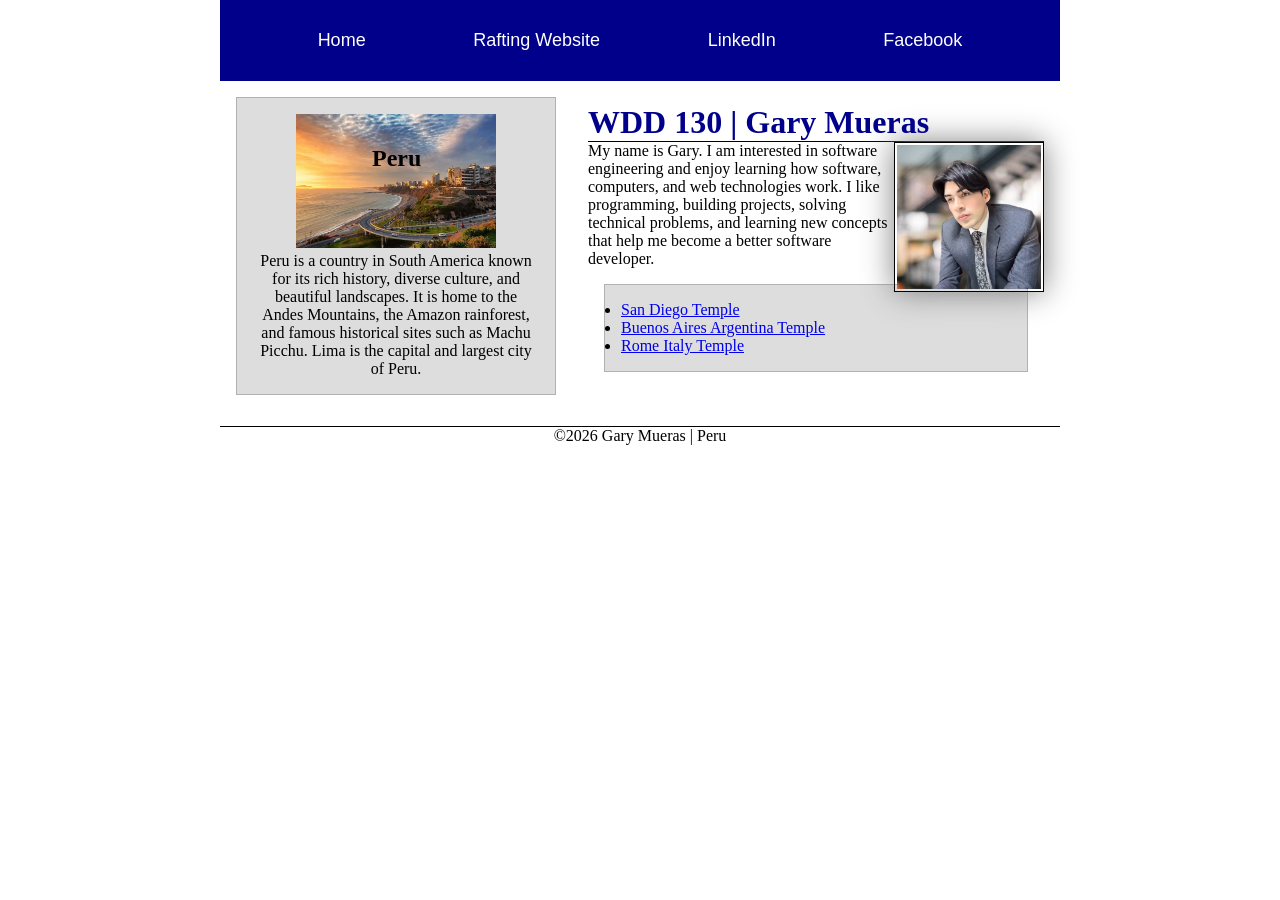
<file: index.html>
<!DOCTYPE html>
<html lang="en-US">

<head>
    <meta charset="UTF-8">
    <meta name="viewport" content="width=device-width, initial-scale=1.0">
    <title>WDD 130 | Gary Mueras</title>
    <meta name="description" content="Gary Mueras, wdd130, Main page to showcase my work">
    <meta name="author" content="Gary Mueras">
    <link rel="stylesheet" href="styles/styles.css">
</head>

<body>
    <header>
        <nav>
            <a href="#">Home</a>
            <a href="wwr/">Rafting Website</a>
            <a href="https://www.linkedin.com/in/gary-mueras-249b06327/">LinkedIn</a>
            <a href="https://www.facebook.com/">Facebook</a>
        </nav>
    </header>
    <div class="grid">
        <main>
            <h1>WDD 130 | Gary Mueras</h1>
            <img src="images/profile.jpg" alt="Gary Mueras" width="200" height="200">
            <p>My name is Gary. I am interested in software engineering and enjoy learning how
                software,
                computers,
                and web technologies work. I like programming, building projects, solving technical
                problems, and
                learning new concepts that help me become a better software developer.</p>
            <ul class="box">
                <li><a href="https://www.churchofjesuschrist.org/temples/photo-gallery/san-diego-california-temple?lang=eng"
                      target="_blank" rel="noopener">San
                        Diego Temple</a></li>
                <li><a href="https://www.churchofjesuschrist.org/temples/photo-gallery/buenos-aires-argentina-temple?lang=eng"
                      target="_blank" rel="noopener">Buenos
                        Aires Argentina Temple</a></li>
                <li><a href="https://www.churchofjesuschrist.org/temples/photo-gallery/rome-italy-temple?lang=eng"
                      target="_blank" rel="noopener">Rome
                        Italy Temple</a></li>
            </ul>
        </main>
        <aside class="box">
            <h2>Peru</h2>
            <img src="images/peru-costa-verde.jpg" alt="Peru, Lima">
            <p>Peru is a country in South America known for its rich history, diverse culture, and
                beautiful
                landscapes. It is home to the Andes Mountains, the Amazon rainforest, and famous
                historical sites
                such as Machu Picchu. Lima is the capital and largest city of Peru.</p>
        </aside>
    </div>
    <footer>
        <p>©2026 Gary Mueras | Peru</p>
    </footer>
</body>

</html>
</file>
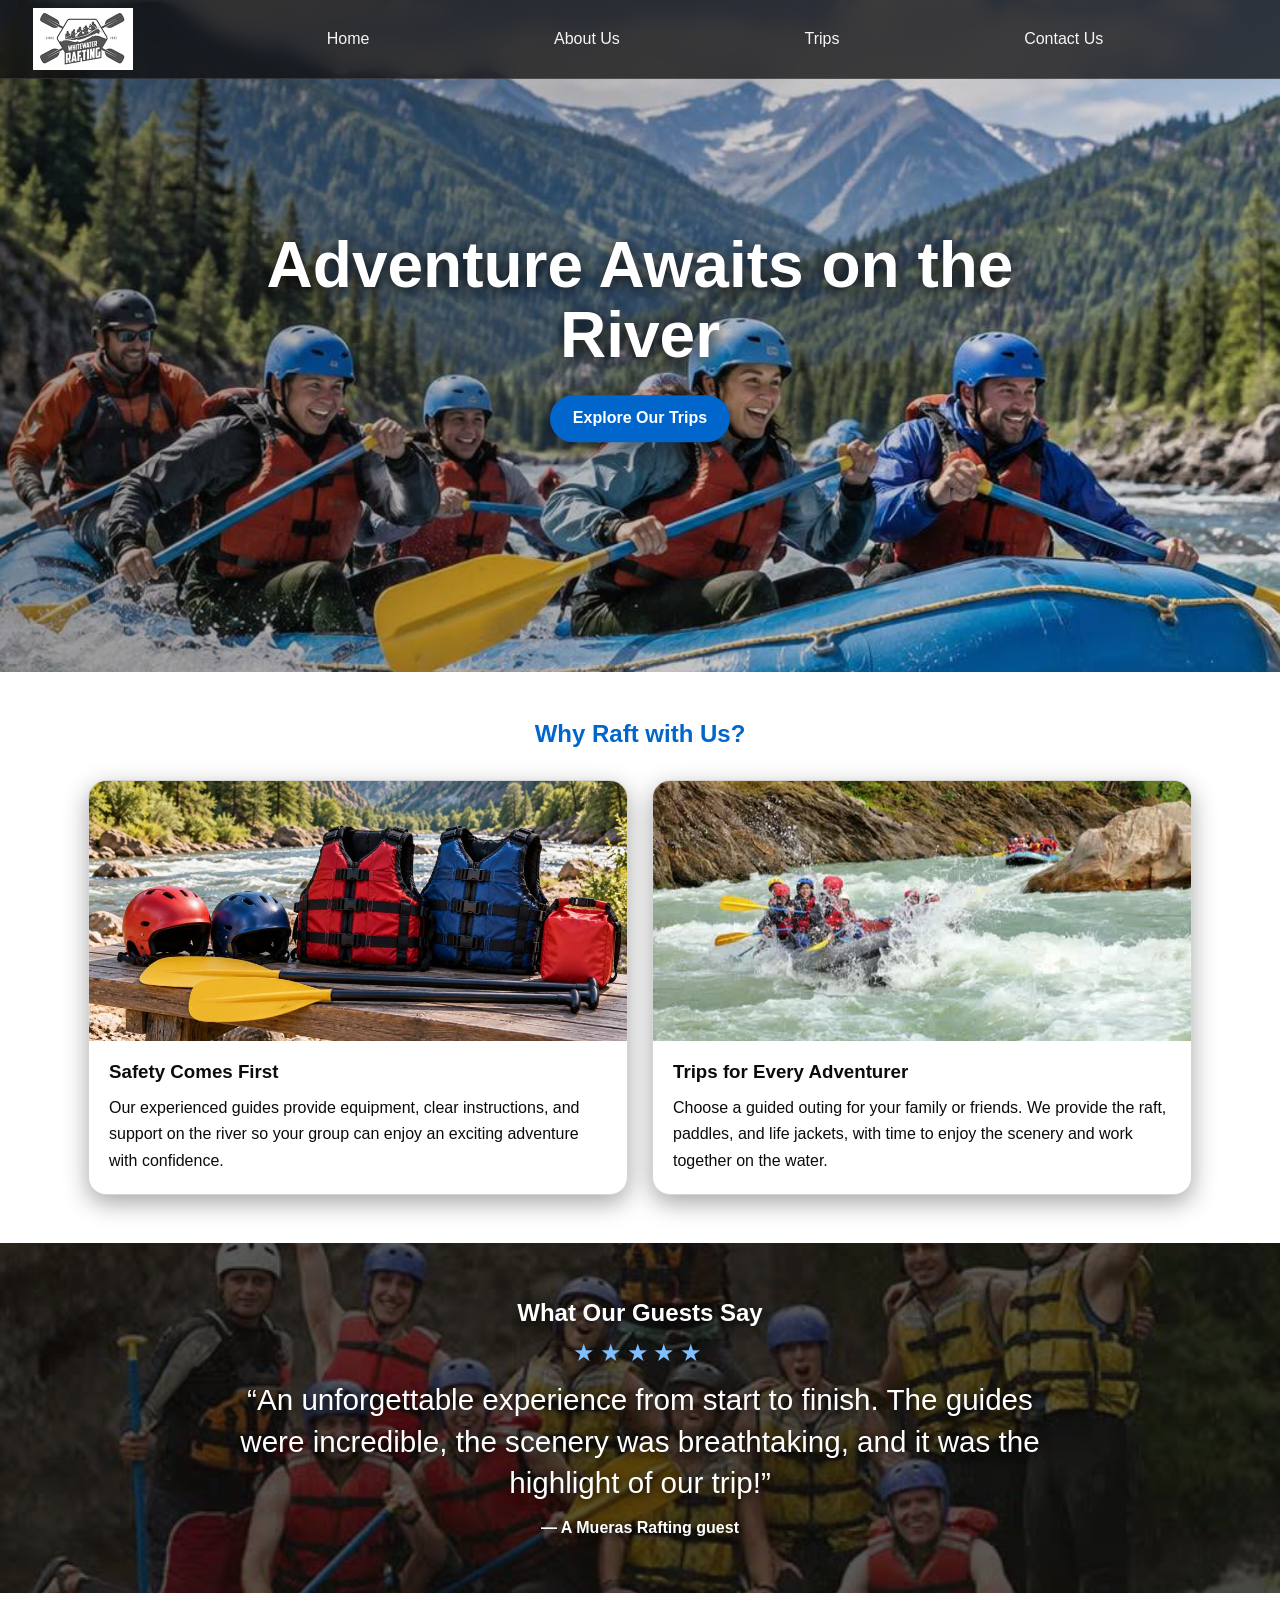
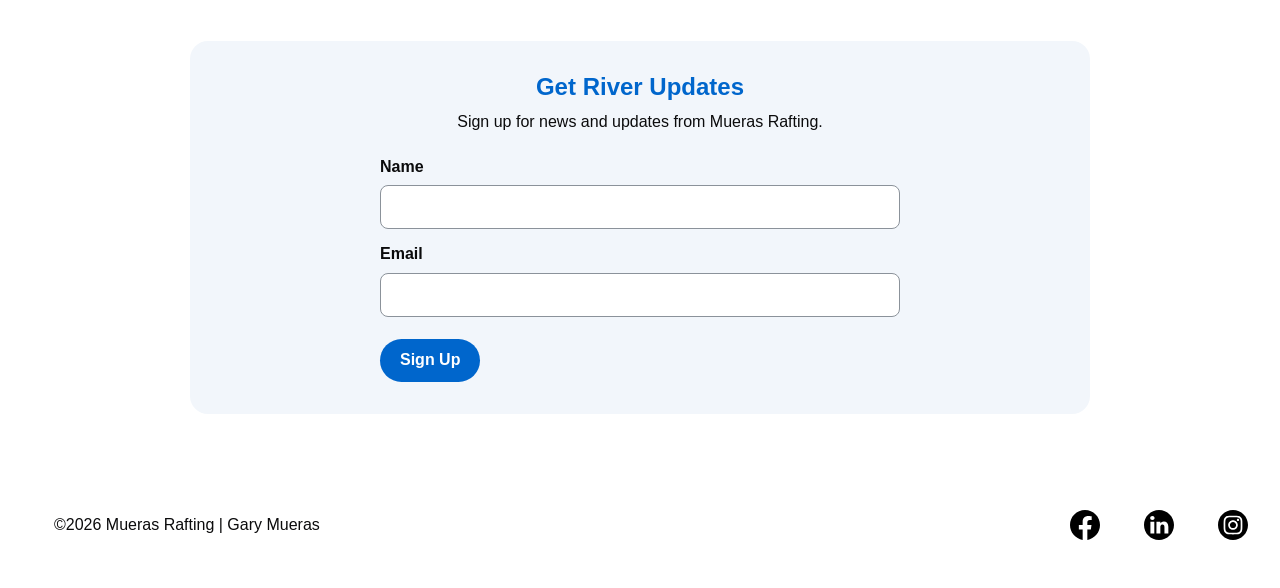
<file: wwr/index.html>
<!DOCTYPE html>
<html lang="en-US">

<head>
    <meta charset="UTF-8">
    <meta name="viewport" content="width=device-width, initial-scale=1.0">
    <meta name="description"
      content="Discover guided white water rafting adventures with Mueras Rafting. Explore our trips and sign up for river updates.">
    <meta name="author" content="Gary Mueras">

    <title>Mueras Rafting | Home</title>
    <link rel="stylesheet" href="styles/rafting.css">
</head>

<body>
    <div class="grid">
        <header>
            <img src="images/rafting-logo.png" alt="Mueras Rafting logo">

            <nav aria-label="Main navigation">
                <ul>
                    <li><a href="index.html" aria-current="page">Home</a></li>
                    <li><a href="about.html">About Us</a></li>
                    <li><a href="trips.html">Trips</a></li>
                    <li><a href="contact.html">Contact Us</a></li>
                </ul>
            </nav>
        </header>
    </div>

    <main class="home-page">
        <section class="hero home-hero" aria-labelledby="home-heading">
            <img src="images/home-hero.jpg"
              alt="A guided rafting crew paddling through whitewater beneath a forested canyon">
            <div class="hero-content">
                <h1 id="home-heading" class="hero">Adventure Awaits on the River</h1>
                <a class="hero-cta" href="trips.html">Explore Our Trips</a>
            </div>
        </section>

        <section class="home-highlights" aria-labelledby="highlights-heading">
            <h2 id="highlights-heading">Why Raft with Us?</h2>

            <div class="home-grid">
                <article class="home-card">
                    <img src="images/safety-equipment.jpg"
                      alt="Rafting helmets, life jackets, and paddles arranged beside a river" loading="lazy">
                    <div class="home-card-content">
                        <h3>Safety Comes First</h3>
                        <p>
                            Our experienced guides provide equipment, clear instructions, and
                            support
                            on the river so your group can enjoy an exciting adventure with
                            confidence.
                        </p>
                    </div>
                </article>

                <article class="home-card">
                    <img src="images/adventure1.jpg"
                      alt="A rafting crew enjoying a white water adventure" loading="lazy">
                    <div class="home-card-content">
                        <h3>Trips for Every Adventurer</h3>
                        <p>
                            Choose a guided outing for your family or friends. We provide the raft,
                            paddles, and life jackets, with time to enjoy the scenery and work
                            together
                            on the water.
                        </p>
                    </div>
                </article>
            </div>
        </section>

        <section class="home-testimonial" aria-labelledby="testimonial-heading">
            <div class="testimonial-content">
                <h2 id="testimonial-heading">What Our Guests Say</h2>
                <p class="testimonial-rating">
                    <span aria-hidden="true">★★★★★</span>
                    <span class="visually-hidden">Rated five out of five stars</span>
                </p>
                <blockquote>
                    <p>
                        “An unforgettable experience from start to finish. The guides were
                        incredible,
                        the scenery was breathtaking, and it was the highlight of our trip!”
                    </p>
                </blockquote>
                <p class="testimonial-attribution">— A Mueras Rafting guest</p>
            </div>
        </section>

        <section class="newsletter" aria-labelledby="newsletter-heading">
            <h2 id="newsletter-heading">Get River Updates</h2>
            <p>Sign up for news and updates from Mueras Rafting.</p>

            <form>
                <label for="name">Name</label>
                <input type="text" id="name" name="name" autocomplete="name" required>

                <label for="email">Email</label>
                <input type="email" id="email" name="email" autocomplete="email" required>

                <button type="submit">Sign Up</button>
            </form>
        </section>
    </main>

    <footer>
        <p>©2026 Mueras Rafting | Gary Mueras</p>
        <nav class="socialmedia" aria-label="Social media">
            <a href="https://www.facebook.com/">
                <img src="images/facebook-logo.svg" alt="Facebook">
            </a>
            <a href="https://www.linkedin.com/">
                <img src="images/linkedin-logo.svg" alt="LinkedIn">
            </a>
            <a href="https://www.instagram.com/">
                <img src="images/instagram-logo.svg" alt="Instagram">
            </a>
        </nav>
    </footer>
</body>

</html>
</file>
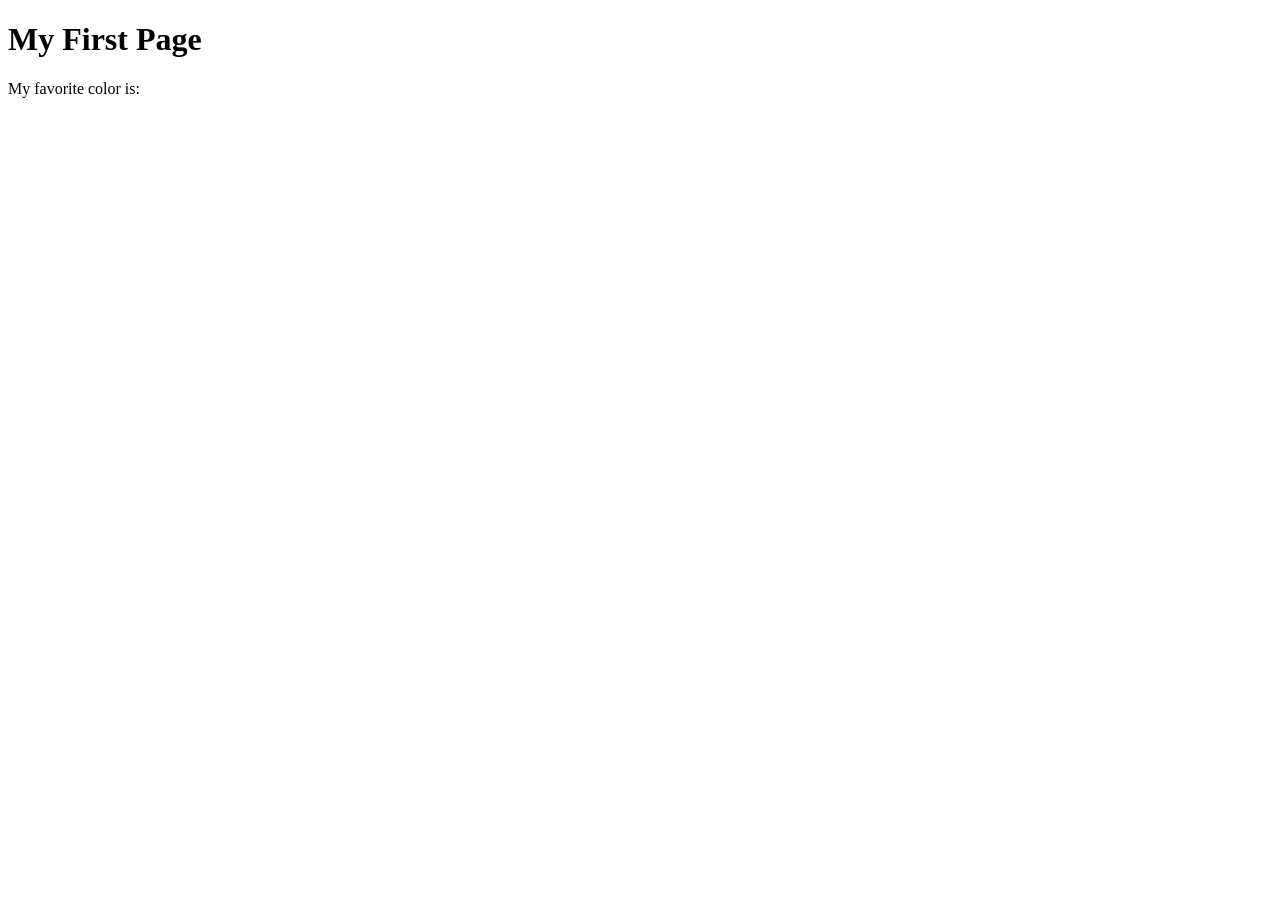
<file: week01/first-page.html>
<!DOCTYPE html>
<html lang="en">

<head>
    <meta charset="UTF-8">
    <meta name="viewport" content="width=device-width, initial-scale=1.0">
    <title>My First Page</title>
</head>

<body>
    <h1>My First Page</h1>
    <p>My favorite color is: </p>
</body>

</html>
</file>
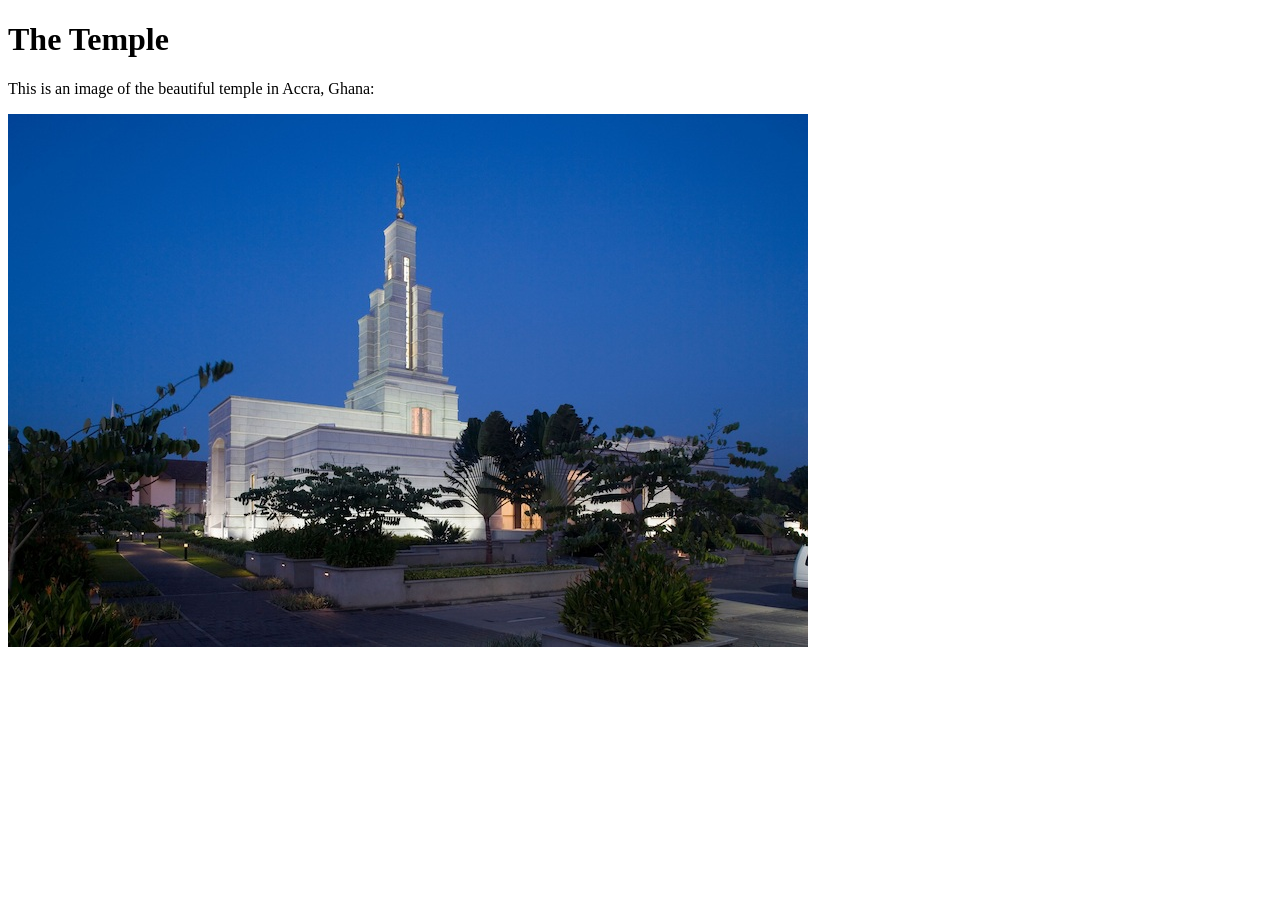
<file: week01/images-solution.html>
<!DOCTYPE html>
<html lang="en">
<head>
    <meta charset="UTF-8">
    <meta name="viewport" content="width=device-width, initial-scale=1.0">
    <title>Temple Image</title>
</head>
<body>
    <h1>The Temple</h1>
    <p>This is an image of the beautiful temple in Accra, Ghana:</p>
    <img src="images/temple-small.jpg" alt="The Accra Ghana Temple">
    
</body>
</html>
</file>
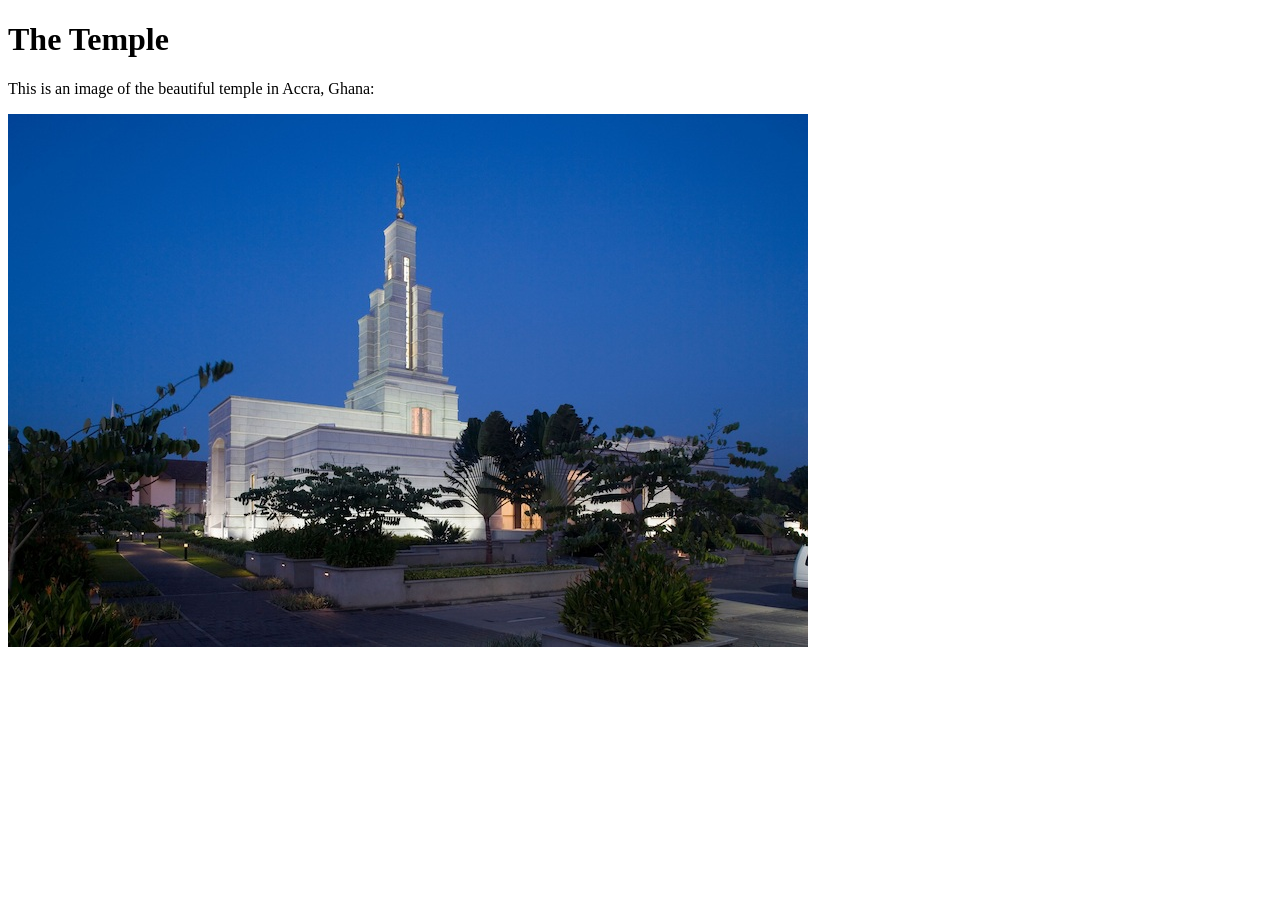
<file: week01/images.html>
<!DOCTYPE html>
<html lang="en">

<head>
    <meta charset="UTF-8">
    <meta name="viewport" content="width=device-width, initial-scale=1.0">
    <title>Temple Image</title>
</head>

<body>
    <h1>The Temple</h1>
    <p>This is an image of the beautiful temple in Accra, Ghana:</p>
    <img src="images/temple-small.jpg" alt="The Accra Ghana Temple">

</body>

</html>
</file>
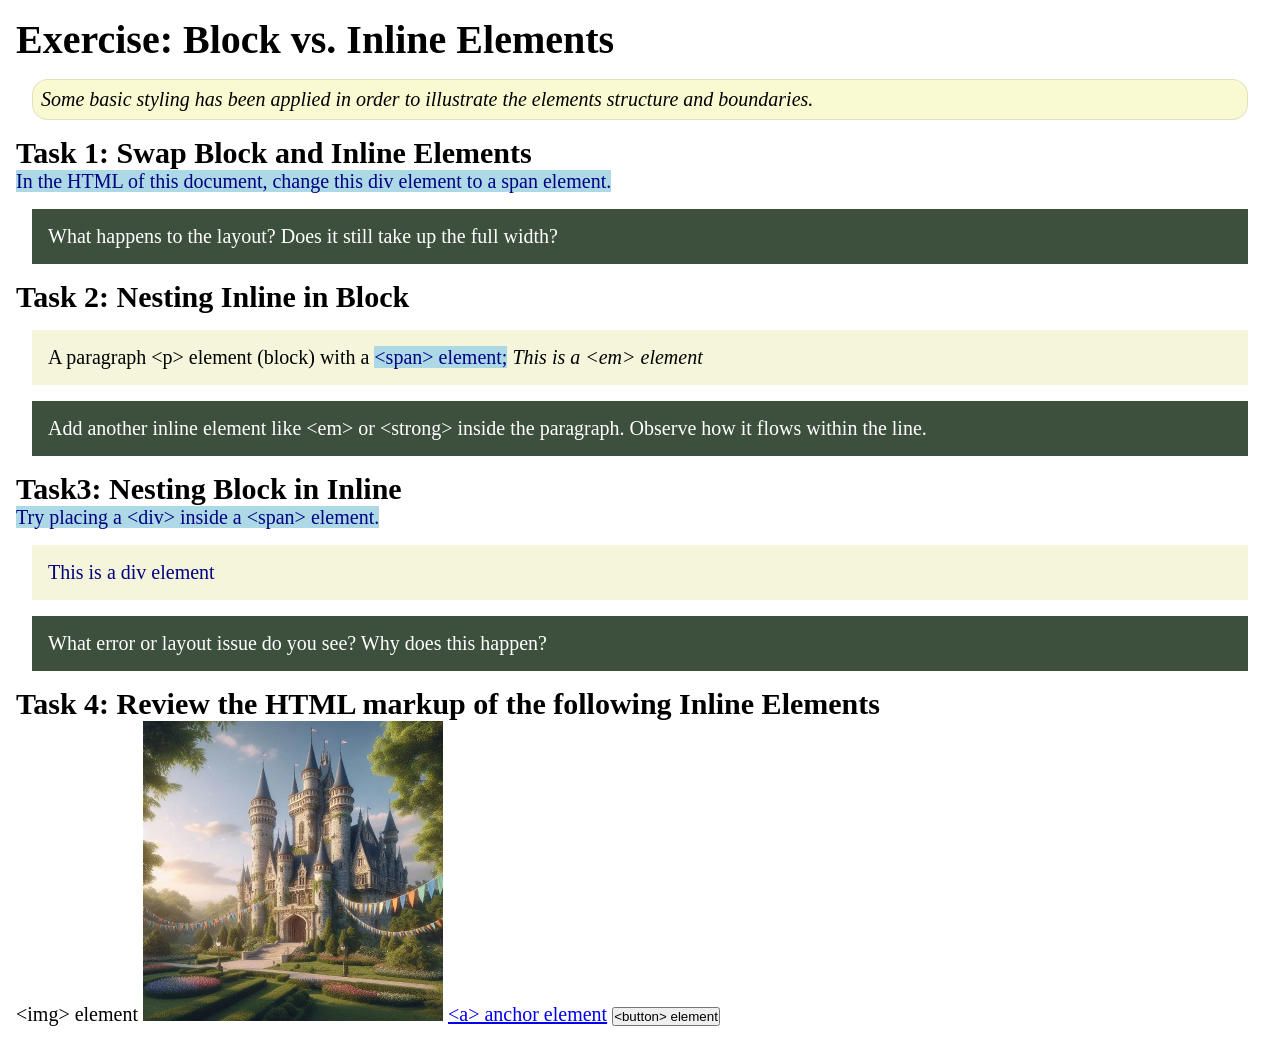
<file: week02/block-vs-inline.html>
<!DOCTYPE html>
<html lang="en">

<head>
    <meta charset="UTF-8">
    <meta name="viewport" content="width=device-width, initial-scale=1.0">
    <title>Exercise: Block vs. Inline Elements</title>
    <link rel="stylesheet" href="styles/block-vs-inline.css">
</head>

<body>
    <main>
        <h1>Exercise: Block vs. Inline Elements</h1>
        <p class="note">Some basic styling has been applied in order to illustrate the elements
            structure and
            boundaries.</p>

        <h2>Task 1: Swap Block and Inline Elements</h2>
        <span>In the HTML of this document, change this div element to a span element.</span>

        <p class="question">What happens to the layout? Does it still take up the full width?</p>

        <h2>Task 2: Nesting Inline in Block</h2>
        <p>A paragraph &lt;p&gt; element (block) with a <span>&lt;span&gt; element;</span>
            <em>This is a &lt;em&gt; element</em>
        </p>
        <p class="question">Add another inline element like &lt;em&gt; or &lt;strong&gt; inside the
            paragraph. Observe
            how it flows within the line.</p>

        <h2>Task3: Nesting Block in Inline</h2>
        <span>Try placing a &lt;div&gt; inside a &lt;span&gt; element. <div>This is a div element
            </div>
        </span>
        <p class="question">What error or layout issue do you see? Why does this happen?</p>


        <h2>Task 4: Review the HTML markup of the following Inline Elements</h2>
        &lt;img&gt; element
        <img src="images/castle.webp" alt="placeholder image (images are inline)" width="300"
          height="300">
        <a href="https://churchofjesuschrist.org">&lt;a&gt; anchor element</a>
        <button type="button">&lt;button&gt; element</button>
    </main>
</body>

</html>
</file>
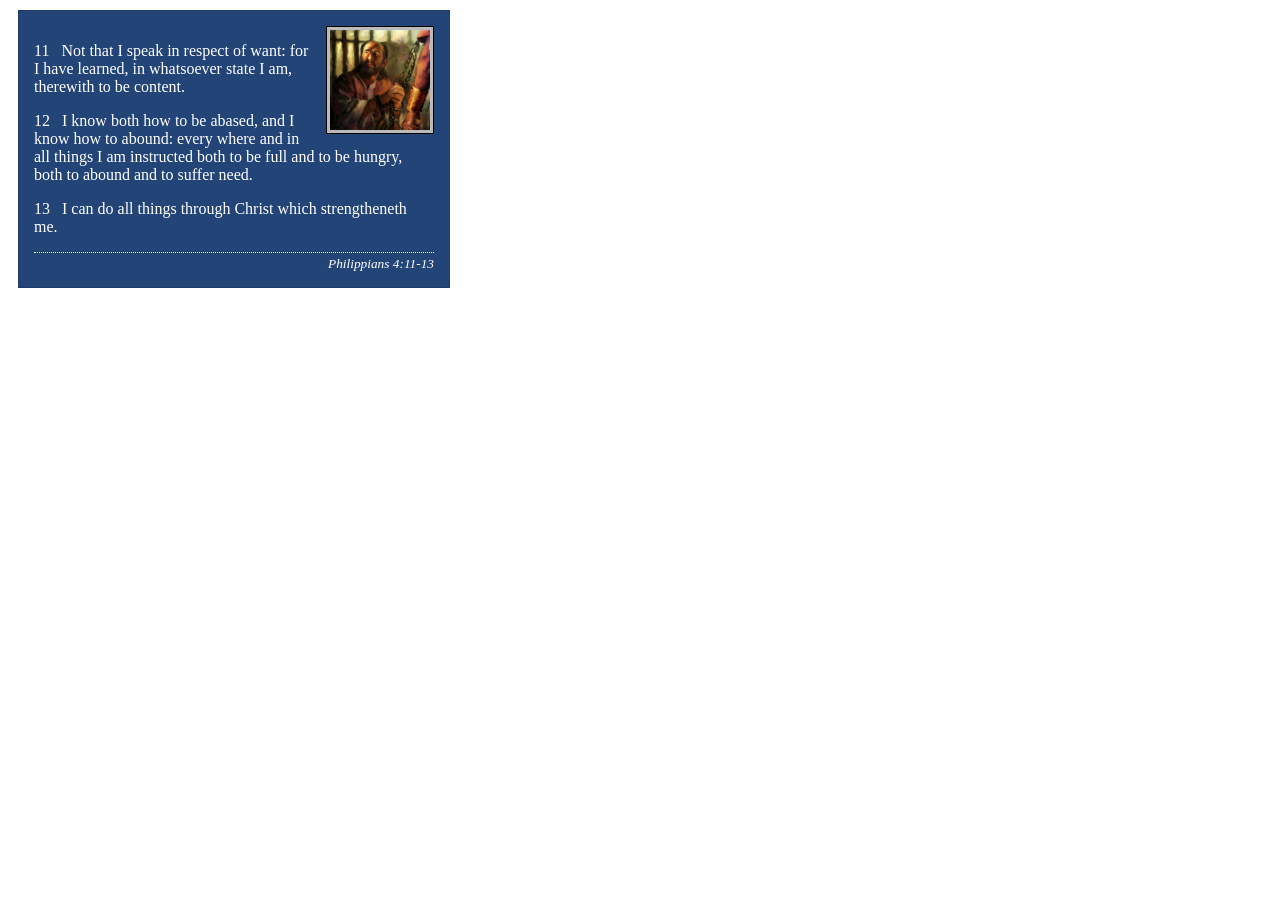
<file: week02/box-model-solution.html>
<!DOCTYPE html>
<html lang="en">
<head>
    <meta charset="UTF-8">
    <meta name="viewport" content="width=device-width, initial-scale=1.0">
    <title>Box Model Activity</title>
    <link rel="stylesheet" href="styles/box-model-solution.css">
</head>
<body>
    <main>
        <div class="callout">
            <img src="images/apostle-paul-imprisoned.webp" alt="Paul the Apostle - Imprisoned in Rome" width="200" height="200">
            <blockquote>
                <p>11 &nbsp; Not that I speak in respect of want: for I have learned, in whatsoever state I am, therewith to be content.</p>
                <p>12 &nbsp; I know both how to be abased, and I know how to abound: every where and in all things I am instructed both to be full and to be hungry, both to abound and to suffer need.</p>
                <p>13 &nbsp; I can do all things through Christ which strengtheneth me.</p>
            </blockquote>
            <cite>Philippians 4:11-13</cite>
        </div>
    </main>
</body>
</html>
</file>
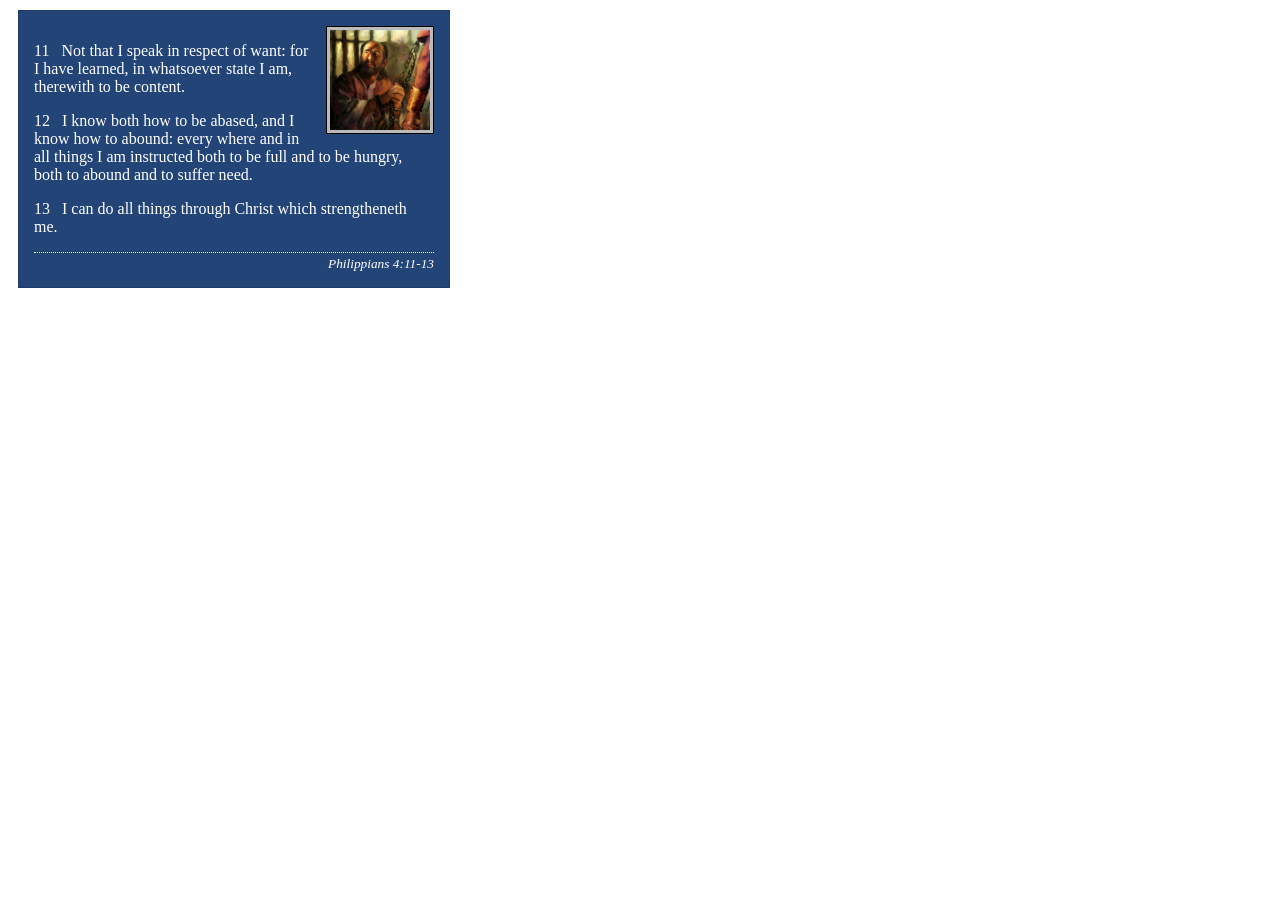
<file: week02/box-model.html>
<!DOCTYPE html>
<html lang="en">

<head>
    <meta charset="UTF-8">
    <meta name="viewport" content="width=device-width, initial-scale=1.0">
    <title>Box Model Activity</title>
    <link rel="stylesheet" href="styles/box-model.css">
</head>

<body>
    <main>
        <div class="callout">
            <img src="images/apostle-paul-imprisoned.webp"
              alt="Paul the Apostle - Imprisoned in Rome" width="200" height="200">
            <blockquote>
                <p>11 &nbsp; Not that I speak in respect of want: for I have learned, in whatsoever
                    state I am, therewith to be content.</p>
                <p>12 &nbsp; I know both how to be abased, and I know how to abound: every where and
                    in all things I am instructed both to be full and to be hungry, both to abound
                    and to suffer need.</p>
                <p>13 &nbsp; I can do all things through Christ which strengtheneth me.</p>
            </blockquote>
            <cite>Philippians 4:11-13</cite>
        </div>
    </main>
</body>

</html>
</file>
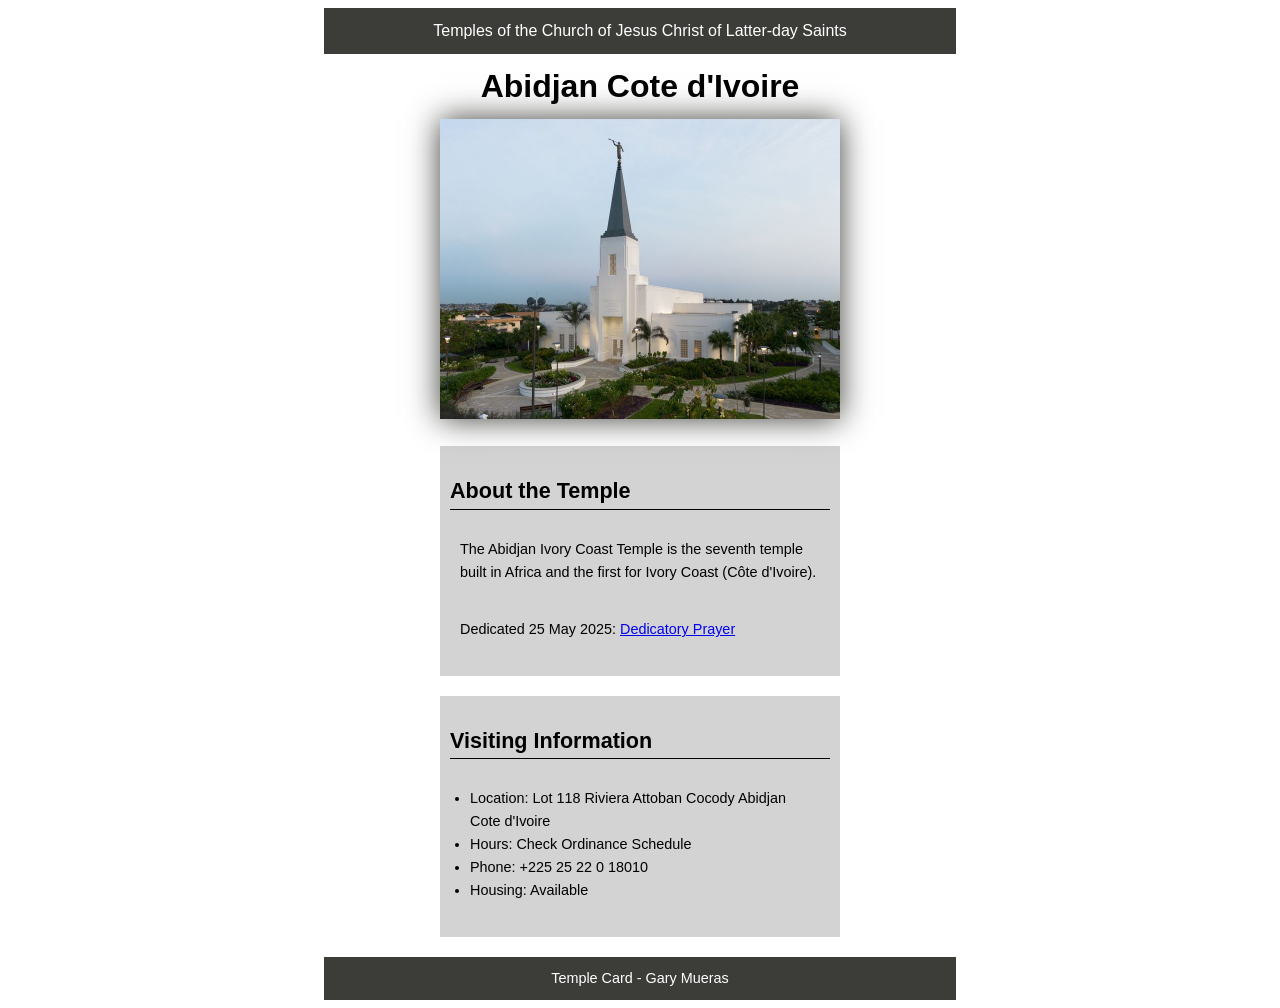
<file: week02/temple.html>
<!DOCTYPE html>
<html lang="en">

<head>
    <meta charset="UTF-8">
    <meta name="viewport" content="width=device-width, initial-scale=1.0">
    <title>Temple Card - Abidjan Cote d'Ivoire</title>
    <link rel="stylesheet" href="styles/temple.css">
</head>

<body>
    <header>
        <p>Temples of the Church of Jesus Christ of Latter-day Saints</p>
    </header>
    <main>
        <h1>Abidjan Cote d'Ivoire</h1>
        <picture>
            <img src="images/abidjan-ivory-coast.jpeg" alt="Abidjan Cote d'Ivoire Temple">
        </picture>
        <section>
            <h2>About the Temple</h2>
            <p>The Abidjan Ivory Coast Temple is the seventh temple built in Africa and the first
                for Ivory Coast (Côte
                d'Ivoire).</p>
            <p>Dedicated 25 May 2025: <a
                  href="https://www.churchofjesuschrist.org/temples/dedicatory-prayer/abidjan-ivory-coast-temple/2025-05-25?lang=eng"
                  target="_blank" rel="noopener noreferrer">Dedicatory Prayer</a></p>
        </section>
        <section>
            <h2>Visiting Information</h2>
            <ul>
                <li>Location: Lot 118 Riviera Attoban Cocody Abidjan Cote d'Ivoire</li>
                <li>Hours: Check Ordinance Schedule</li>
                <li>Phone: +225 25 22 0 18010</li>
                <li>Housing: Available</li>
            </ul>
        </section>
    </main>
    <footer>
        <p>Temple Card - Gary Mueras</p>
    </footer>
</body>

</html>
</file>
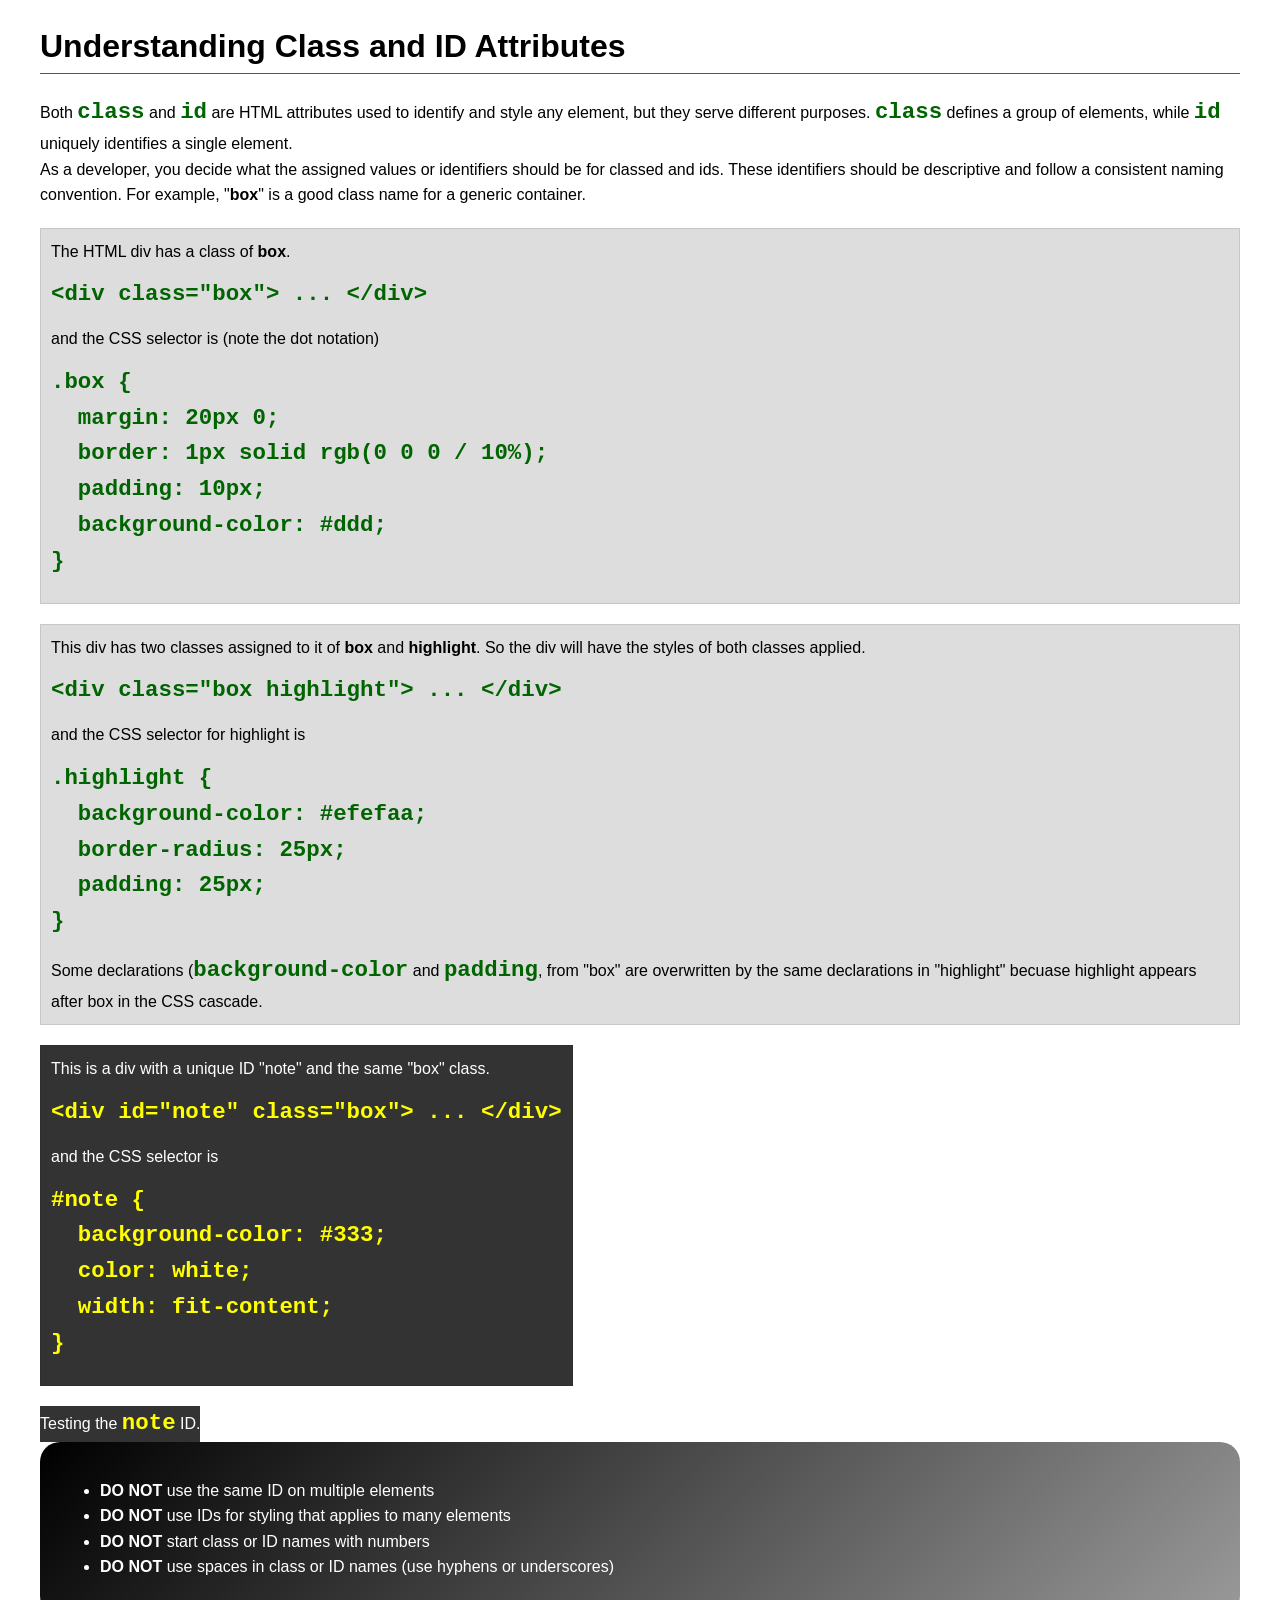
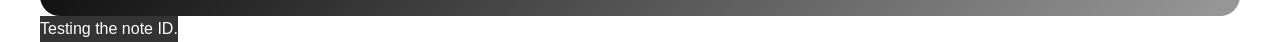
<file: week03/class-and-id.html>
<!DOCTYPE html>
<html lang="en">

<head>
    <meta charset="UTF-8">
    <meta name="viewport" content="width=device-width, initial-scale=1.0">
    <title>Class vs ID Attributes</title>
    <link rel="stylesheet" href="styles/class-and-id.css">
</head>

<body>
    <h1>Understanding Class and ID Attributes</h1>
    <p>Both <code>class</code> and <code>id</code> are HTML attributes used to identify and style
        any element, but they
        serve different purposes. <code>class</code> defines a group of elements, while
        <code>id</code> uniquely
        identifies a single element.
    </p>
    <p>As a developer, you decide what the assigned values or identifiers should be for classed and
        ids. These
        identifiers should be
        descriptive and follow a consistent naming convention. For example, "<strong>box</strong>"
        is a good class name
        for a generic container.</p>
    <div class="box">
        <p>The HTML div has a class of <strong>box</strong>.</p>
        <pre><code class="html">&lt;div class="box"&gt; ... &lt;/div&gt;</code></pre>
        and the CSS selector is (note the dot notation)
        <pre><code class="css">.box {
  margin: 20px 0;
  border: 1px solid rgb(0 0 0 / 10%);
  padding: 10px;
  background-color: #ddd; 
}</code></pre>
    </div>

    <div class="box">
        <p>This div has two classes assigned to it of <strong>box</strong> and
            <strong>highlight</strong>. So the div
            will have the styles of both classes applied.
        </p>
        <pre><code class="html">&lt;div class="box highlight"&gt; ... &lt;/div&gt;</code></pre>
        and the CSS selector for highlight is
        <pre><code class="css">.highlight {
  background-color: #efefaa;
  border-radius: 25px;
  padding: 25px;
}</code></pre>
        <p>Some declarations (<code>background-color</code> and <code>padding</code>, from "box" are
            overwritten by the same declarations in "highlight" becuase highlight appears after box
            in the CSS cascade.</p>
    </div>

    <div id="note" class="box">
        <p>This is a div with a unique ID "note" and the same "box" class.</p>
        <pre><code class="html">&lt;div id="note" class="box"&gt; ... &lt;/div&gt;</code></pre>
        and the CSS selector is
        <pre><code class="css">#note {
  background-color: #333;
  color: white;
  width: fit-content;
}</code></pre>
    </div>

    <div id="note">
        <p>Testing the <code>note</code> ID.</p>
    </div>

    <section id="best-practice">
        <ul>
            <li><strong>DO NOT</strong> use the same ID on multiple elements</li>
            <li><strong>DO NOT</strong> use IDs for styling that applies to many elements</li>
            <li><strong>DO NOT</strong> start class or ID names with numbers</li>
            <li><strong>DO NOT</strong> use spaces in class or ID names (use hyphens or underscores)
            </li>
        </ul>
    </section>

    <div id="note">
        <p>Testing the note ID.</p>
    </div>
</body>

</html>
</file>
<file: styles/styles.css>
* {
    margin: 0;
    padding: 0;
    box-sizing: border-box;
}

:root {
    --image-height: auto;
    --border-style: 1px solid black;
    --main-color: darkblue;
}

header,
.grid,
footer {
    max-width: 840px;
    margin: 0 auto;
}

.grid {
    display: grid;
    align-items: center;
}

main {
    grid-column: 2/3;
    margin: 1rem;
}

aside {
    width: 20rem;
    position: relative;
    grid-column: 1/2;
    grid-row: 1/2;
    text-align: center;
}

nav {
    background-color: var(--main-color);
    padding: 10px;
    display: flex;
    justify-content: space-evenly;
    align-items: center;
}

nav a {
    color: white;
    display: block;
    padding: 20px;
    text-decoration: none;
    font-size: large;
    font-family: -apple-system, BlinkMacSystemFont, "SF Pro Display", "Helvetica Neue", Arial, sans-serif;
}

h1 {
    color: var(--main-color);
    border-bottom: 1px solid #000;
}

p {
    padding: 0;
}

main img {
    width: 150px;
    height: var(--image-height);
    border: var(--border-style);
    padding: 2px;
    box-shadow: 0 0 30px gray;
    float: right;
}

aside h2 {
    position: absolute;
    top: 47px;
    left: 135px;
}

aside img {
    width: 200px;
    height: var(--image-height);
}

footer {
    margin-top: 15px;
    border-top: var(--border-style);
    text-align: center;
}

/* Class Selectors */

.box {
    margin: 1rem;
    padding: 1rem;
    border: 1px solid rgb(0 0 0 / 0.2);
    background-color: #ddd;
    color: #000;
}
</file>
<file: wwr/styles/rafting.css>
:root {
    /* Colors */
    --primary-color: #0066CC;

    --accent1-color: #0B0B0C;

    --text-color: #F5F5F7;
    --light-color: #FFFFFF;
    --border-color: #FFFFFF1F;
    --overlay-color: #0B0B0CBF;
    --shadow-color: #00000059;
    --image-shadow-color: #0000004D;

    /* Typography */
    --font-primary: -apple-system, BlinkMacSystemFont, "Segoe UI", sans-serif;
    --font-heading: "Helvetica Neue", Arial, sans-serif;

    /* Sizes */
    --border-radius: 18px;
}

* {
    margin: 0;
    padding: 0;
    box-sizing: border-box;
}

.visually-hidden {
    position: absolute;
    width: 1px;
    height: 1px;
    padding: 0;
    margin: -1px;
    overflow: hidden;
    clip: rect(0, 0, 0, 0);
    clip-path: inset(50%);
    white-space: nowrap;
    border: 0;
}

body {
    font-family: var(--font-primary);
    color: var(--accent1-color);
}

.grid {
    position: fixed;
    top: 0;
    left: 0;
    width: 100%;
    z-index: 1000;
}

header,
main,
footer {
    width: 100%;
    margin: 0 auto;
}

header {
    display: grid;
    grid-template-columns: 150px 1fr;
    align-items: center;

    padding: 0.5rem;
    background-color: var(--overlay-color);
    border-bottom: 1px solid var(--border-color);
    -webkit-backdrop-filter: blur(10px);
    backdrop-filter: blur(10px);
}

header img {
    width: 100px;
    height: auto;
    justify-self: center;
}

nav {
    margin: 0;
    padding: 0;
}

nav ul {
    display: flex;
    justify-content: space-evenly;
    align-items: center;
    list-style: none;
}

nav a {
    display: block;
    padding: 0.75rem 1rem;
    text-decoration: none;
    color: var(--text-color);
    font-family: var(--font-primary);
    transition: color 0.2s ease;
}

nav a:hover {
    color: #80BFFF;
}

.hero {
    width: 80%;
    position: relative;
}

.hero h1 {
    position: absolute;
    width: 100%;
    padding: 16px;
    text-align: center;
    opacity: 0.7;
    background-color: var(--accent1-color);
    color: var(--light-color);
    font-size: clamp(2rem, 5vw, 4rem);
    line-height: 1.1;
    text-shadow: 0 3px 16px rgba(0, 0, 0, 0.9);
}

.about-hero {
    width: 80%;
    margin-inline: auto;
}

.about-hero > img {
    border-radius: 12px;
}

.about-hero h1 {
    top: 6rem;
    left: 50%;
    width: min(90%, 900px);
    padding: 0;
    transform: translateX(-50%);
    background: transparent;
    opacity: 1;
}

.hero article {
    position: absolute;
    width: 95%;
    bottom: 15px;
    left: 50%;
    transform: translateX(-50%);

    background-color: var(--overlay-color);
    color: var(--text-color);

    border: 1px solid var(--border-color);
    border-radius: var(--border-radius);

    backdrop-filter: blur(10px);
    box-shadow: 0 10px 30px var(--shadow-color);
}

.hero img {
    display: block;
    width: 100%;
    height: auto;
}

.hero article img {
    float: right;
    width: 150px;
    height: 70px;
    margin-left: 1rem;
    border-radius: 12px;
    object-fit: cover;
    box-shadow: 0 6px 18px var(--image-shadow-color);
}

.hero article p {
    margin: 5px;
    padding: 5px;
}

h1,
h2 {
    font-family: var(--font-heading);
}

h2 {
    color: var(--primary-color);
    text-align: center;
}

p,
section {
    margin: 30px;
    padding: 8px;
}

.history-content {
    display: grid;
    grid-template-columns: 1fr 160px 1fr;
    gap: 1rem;
    align-items: center;
}

.history h2 {
    text-align: center;
    padding: 2rem;
}

.history-content p {
    margin: 0;
    padding: 0;
}

.history-content img {
    width: 100%;
    height: auto;
    border-radius: 12px;
}

.adventures h2 {
    padding: 2rem;
}

.adventure-gallery {
    display: grid;
    grid-template-columns: repeat(5, 1fr);
    gap: 1rem;
}

.adventure-gallery img {
    width: 100%;
    height: auto;
    aspect-ratio: 1 / 1;
    object-fit: cover;
    border-radius: 12px;
}

.adventure-gallery figcaption {
    text-align: center;
    margin-top: 0.5rem;
}

@media (max-width: 860px) {
    .history-content {
        grid-template-columns: 1fr;
    }

    .history-content img {
        max-width: 360px;
        justify-self: center;
    }

    .adventure-gallery {
        grid-template-columns: repeat(3, minmax(0, 1fr));
    }
}

@media (max-width: 600px) {
    .adventure-gallery {
        grid-template-columns: repeat(2, minmax(0, 1fr));
    }
}

@media (max-width: 380px) {
    .adventure-gallery {
        grid-template-columns: 1fr;
    }
}

footer {
    display: flex;
    justify-content: space-between;
    align-items: center;
    padding: 1rem;
}

.socialmedia {
    display: flex;
    justify-content: flex-end;
    align-items: center;
    gap: 0.75rem;
}

.socialmedia a {
    text-decoration: none;
    margin: 0;
}

.socialmedia img {
    width: 30px;
    height: auto;
    display: block;
}

/* Contact page */
main.contact-main {
    padding: 2.5rem 1.25rem 3rem;
}

.contact-main > h1 {
    margin: 0 0 1.5rem;
    color: var(--primary-color);
    font-size: 2rem;
    text-align: center;
}

.contact-main p {
    margin: 0.45rem 0;
    padding: 0;
}

.contact-company {
    margin: 0 auto 1.5rem;
    padding: 0 1rem 1rem;
    text-align: center;
}

.contact-company h2 {
    margin-bottom: 0.5rem;
}

.contact-company address {
    margin: 0.5rem 0;
    font-style: normal;
    line-height: 1.6;
}

.contact-company a {
    color: var(--primary-color);
    text-decoration-thickness: 1px;
    text-underline-offset: 0.15em;
}

.contact-layout {
    display: grid;
    grid-template-columns: repeat(2, minmax(0, 1fr));
    align-items: stretch;
    gap: 1.5rem;
}

.contact-layout > section {
    margin: 0;
    padding: 1.5rem;
    border: 1px solid #d5d5d8;
    border-radius: var(--border-radius);
    background-color: var(--light-color);
    box-shadow: 0 8px 24px var(--shadow-color);
}

.contact-layout h2,
.employee-section h2 {
    margin: 0 0 1rem;
}

.contact-map iframe {
    display: block;
    width: 100%;
    min-height: 360px;
    border: 0;
    border-radius: 12px;
}

.contact-form {
    display: grid;
    gap: 1rem;
}

.contact-field {
    display: grid;
    gap: 0.35rem;
}

.contact-form input[type="text"],
.contact-form input[type="email"],
.contact-form textarea {
    width: 100%;
    padding: 0.7rem 0.8rem;
    border: 1px solid #b8bbc1;
    border-radius: 10px;
    color: var(--accent1-color);
    font: inherit;
}

.contact-form textarea {
    min-height: 9rem;
    resize: vertical;
}

.contact-form fieldset {
    display: grid;
    gap: 0.55rem;
    margin: 0;
    padding: 1rem;
    border: 1px solid #d5d5d8;
    border-radius: 10px;
}

.contact-form legend {
    padding: 0 0.4rem;
    color: var(--primary-color);
    font-weight: 700;
}

.contact-choice {
    display: flex;
    align-items: flex-start;
    gap: 0.55rem;
    margin: 0;
    padding: 0.2rem 0;
}

.contact-choice input {
    flex: 0 0 auto;
    margin-top: 0.25rem;
    accent-color: var(--primary-color);
}

.contact-form input:focus-visible,
.contact-form textarea:focus-visible,
.contact-form button:focus-visible {
    outline: 3px solid var(--primary-color);
    outline-offset: 2px;
}

.contact-form button {
    justify-self: start;
    padding: 0.8rem 1.25rem;
    border: 0;
    border-radius: 10px;
    background-color: var(--primary-color);
    color: var(--light-color);
    font: inherit;
    font-weight: 700;
    cursor: pointer;
    transition: background-color 0.2s ease;
}

.contact-form button:hover {
    background-color: #004f9e;
}

.employee-section {
    margin: 1.5rem 0 0;
    padding: 1.5rem;
    border: 1px solid #d5d5d8;
    border-radius: var(--border-radius);
    background-color: #f5f5f7;
}

.employee-grid {
    display: grid;
    grid-template-columns: repeat(auto-fit, minmax(min(100%, 220px), 280px));
    justify-content: center;
    gap: 1.25rem;
}

.employee-card {
    overflow: hidden;
    margin: 0;
    border-radius: 12px;
    background-color: var(--light-color);
    box-shadow: 0 6px 18px var(--shadow-color);
}

.employee-card img {
    display: block;
    width: 100%;
    aspect-ratio: 1 / 1;
    object-fit: cover;
    object-position: center;
}

.employee-card figcaption {
    padding: 0.85rem;
    color: var(--accent1-color);
    font-weight: 700;
    text-align: center;
}

@media (max-width: 860px) {

    header,
    main,
    footer {
        width: 100%;
    }
}

@media (max-width: 700px) {
    .contact-layout {
        grid-template-columns: 1fr;
    }

    footer {
        flex-direction: column;
        gap: 0.5rem;
    }
}

@media (max-width: 500px) {
    header {
        grid-template-columns: 1fr;
        gap: 0.5rem;
    }

    header img {
        width: 80px;
    }

    nav ul {
        flex-wrap: wrap;
        justify-content: center;
    }

    nav a {
        padding: 0.55rem 0.7rem;
    }

    main.contact-main {
        padding: 9rem 1rem 2rem;
    }

    .contact-layout > section,
    .employee-section {
        padding: 1rem;
    }

}

/* Trips page */
.trips-page {
    max-width: 1200px;
    margin: 0 auto;
    padding: 3rem clamp(1rem, 4vw, 3rem);
}

.trips-page > section {
    margin: 0 auto 3rem;
    padding: 0;
}

.trips-page,
main.contact-main {
    padding-top: 7rem;
}

.trips-intro {
    max-width: 850px;
    text-align: center;
}

.trips-intro h1 {
    margin-bottom: 1rem;
    color: var(--primary-color);
    font-size: clamp(2rem, 4vw, 3.25rem);
    line-height: 1.1;
}

.trips-page p {
    margin: 0.75rem 0;
    padding: 0;
    line-height: 1.65;
}

.trip-offerings h2,
.trip-inclusions h2,
.trips-cta h2 {
    margin-bottom: 1.5rem;
}

.trip-grid {
    display: grid;
    grid-template-columns: repeat(3, minmax(0, 1fr));
    gap: 1.5rem;
}

.trip-card {
    overflow: hidden;
    border: 1px solid #d5d5d8;
    border-radius: var(--border-radius);
    background-color: var(--light-color);
    box-shadow: 0 8px 24px var(--shadow-color);
}

.trip-card img {
    display: block;
    width: 100%;
    height: 230px;
    object-fit: cover;
}

.trip-card-content {
    padding: 1.25rem;
}

.trip-card h3 {
    margin-bottom: 0.75rem;
    color: var(--accent1-color);
}

.trip-card p + p {
    margin-top: 1rem;
}

.trips-page > .trip-table-section {
    padding: 1.5rem;
    border-radius: var(--border-radius);
    background-image:
        linear-gradient(rgba(11, 11, 12, 0.42), rgba(11, 11, 12, 0.42)),
        url("../images/river-expedition.jpg");
    background-position: center;
    background-size: cover;
}

.trip-table-section h2 {
    width: fit-content;
    margin: 0 auto 1.25rem;
    padding: 0.6rem 1rem;
    border-radius: 10px;
    background-color: var(--accent1-color);
    color: var(--light-color);
    text-shadow: none;
}

.trip-table-scroll {
    overflow-x: auto;
    border: 1px solid rgba(255, 255, 255, 0.55);
    border-radius: var(--border-radius);
    background-color: rgba(255, 255, 255, 0.3);
    -webkit-backdrop-filter: blur(14px);
    backdrop-filter: blur(14px);
    box-shadow: 0 10px 30px var(--shadow-color);
}

.trip-table {
    width: 100%;
    min-width: 720px;
    border-collapse: separate;
    border-spacing: 0;
    color: var(--accent1-color);
    text-align: left;
}

.trip-table caption {
    padding: 0.9rem 1rem;
    border-radius: 12px 12px 0 0;
    background-color: var(--light-color);
    color: var(--accent1-color);
    font-weight: 700;
    text-align: left;
}

.trip-table th,
.trip-table td {
    padding: 1rem;
    border-bottom: 1px solid rgba(11, 11, 12, 0.15);
    vertical-align: top;
}

.trip-table thead th {
    background-color: rgba(11, 11, 12, 0.82);
    color: var(--light-color);
}

.trip-table tbody th,
.trip-table tbody td {
    background-color: rgba(255, 255, 255, 0.72);
}

.trip-table tbody tr:nth-child(even) th,
.trip-table tbody tr:nth-child(even) td {
    background-color: rgba(255, 255, 255, 0.58);
}

.trip-table tbody tr:last-child th,
.trip-table tbody tr:last-child td {
    border-bottom: 0;
}

.trip-table-scroll:focus-visible {
    outline: 3px solid #80bfff;
    outline-offset: 3px;
}

.trips-page > .trip-inclusions {
    padding: 1.75rem;
    border-radius: var(--border-radius);
    background-color: #f2f6fb;
}

.trip-inclusions ul {
    display: grid;
    grid-template-columns: repeat(2, minmax(0, 1fr));
    gap: 0.75rem 1.5rem;
    margin: 1rem 0 1.25rem 1.25rem;
}

.trips-page > .trips-cta {
    padding: 2rem 1rem;
    border-radius: var(--border-radius);
    background-color: var(--accent1-color);
    color: var(--text-color);
    text-align: center;
}

.trips-cta h2 {
    color: var(--light-color);
}

.trips-cta a {
    display: inline-block;
    margin-top: 0.75rem;
    padding: 0.8rem 1.25rem;
    border-radius: 999px;
    background-color: var(--primary-color);
    color: var(--light-color);
    font-weight: 700;
    text-decoration: none;
}

.trips-cta a:hover {
    background-color: #004f9f;
}

@media (max-width: 900px) {
    .trip-grid {
        grid-template-columns: repeat(2, minmax(0, 1fr));
    }
}

@media (max-width: 600px) {

    .trip-grid,
    .trip-inclusions ul {
        grid-template-columns: 1fr;
    }

    .trips-page > .trip-table-section {
        padding: 1rem;
    }

    .trip-card img {
        height: 210px;
    }
}

@media (prefers-reduced-transparency: reduce) {
    .trip-table-scroll {
        background-color: rgba(255, 255, 255, 0.96);
        -webkit-backdrop-filter: none;
        backdrop-filter: none;
    }
}

/* Home page */
.home-page {
    padding: 0;
}

.home-hero {
    position: relative;
    width: 100%;
    min-height: clamp(22rem, 55vw, 42rem);
    margin: 0;
    padding: 0;
    overflow: hidden;
}

.home-hero > img {
    display: block;
    width: 100%;
    height: clamp(22rem, 55vw, 42rem);
    object-fit: cover;
}

.home-hero::before {
    position: absolute;
    z-index: 1;
    background: linear-gradient(90deg, rgba(11, 11, 12, 0.4), rgba(11, 11, 12, 0.08));
    content: "";
    inset: 0;
}

.home-hero .hero-content {
    position: absolute;
    z-index: 2;
    top: 50%;
    left: 50%;
    width: min(90%, 900px);
    transform: translate(-50%, -50%);
    display: grid;
    justify-items: center;
    gap: 1.5rem;
}

.home-hero .hero-content h1 {
    position: static;
    width: 100%;
    padding: 0;
    background: transparent;
    opacity: 1;
}

.home-hero .hero-cta {
    position: static;
    display: inline-block;
    padding: 0.9rem 1.4rem;
    border-radius: 999px;
    background-color: var(--primary-color);
    box-shadow: 0 8px 24px var(--shadow-color);
    color: var(--light-color);
    font-weight: 700;
    text-decoration: none;
    white-space: nowrap;
}

.home-hero .hero-cta:hover {
    background-color: #004f9f;
}

.home-highlights {
    max-width: 1200px;
    margin: 0 auto;
    padding: 3rem clamp(1rem, 4vw, 3rem);
}

.home-highlights > h2 {
    margin-bottom: 2rem;
}

.home-grid {
    display: grid;
    grid-template-columns: repeat(2, minmax(0, 1fr));
    gap: 1.5rem;
}

.home-card {
    overflow: hidden;
    border: 1px solid #d5d5d8;
    border-radius: var(--border-radius);
    background-color: var(--light-color);
    box-shadow: 0 8px 24px var(--shadow-color);
}

.home-card > img {
    display: block;
    width: 100%;
    height: 260px;
    object-fit: cover;
}

.home-card-content {
    padding: 1.25rem;
}

.home-card h3 {
    margin-bottom: 0.75rem;
    color: var(--accent1-color);
    font-family: var(--font-heading);
}

.home-card p {
    margin: 0;
    padding: 0;
    line-height: 1.65;
}

.home-testimonial {
    margin: 0 0 3rem;
    padding: 3.5rem clamp(1rem, 4vw, 3rem);
    background-image:
        linear-gradient(rgba(11, 11, 12, 0.68), rgba(11, 11, 12, 0.68)),
        url("../images/happy-clients.jpg");
    background-position: center 45%;
    background-size: cover;
    color: var(--light-color);
    text-align: center;
}

.testimonial-content {
    max-width: 850px;
    margin: 0 auto;
}

.home-testimonial h2 {
    margin-bottom: 0.75rem;
    color: var(--light-color);
    text-shadow: 0 2px 10px rgba(0, 0, 0, 0.9);
}

.testimonial-rating {
    margin: 0 0 0.75rem;
    padding: 0;
    color: #80bfff;
    font-size: 1.5rem;
    letter-spacing: 0.2em;
}

.home-testimonial blockquote p {
    margin: 0;
    padding: 0;
    font-size: clamp(1.25rem, 2.6vw, 1.85rem);
    line-height: 1.4;
    text-shadow: 0 2px 10px rgba(0, 0, 0, 0.9);
}

.testimonial-attribution {
    margin: 1rem 0 0;
    padding: 0;
    font-weight: 700;
    text-shadow: 0 2px 8px rgba(0, 0, 0, 0.9);
}

.newsletter {
    max-width: 900px;
    margin: 0 auto 3rem;
    padding: 2rem clamp(1rem, 4vw, 2.5rem);
    border-radius: var(--border-radius);
    background-color: #f2f6fb;
}

.newsletter h2 {
    margin-bottom: 0.75rem;
}

.newsletter > p {
    margin: 0 0 1.25rem;
    padding: 0;
    text-align: center;
}

.newsletter form {
    display: grid;
    gap: 0.6rem;
    max-width: 520px;
    margin: 0 auto;
}

.newsletter label {
    margin-top: 0.4rem;
    font-weight: 700;
}

.newsletter input {
    width: 100%;
    padding: 0.75rem;
    border: 1px solid #8b929a;
    border-radius: 8px;
    font: inherit;
}

.newsletter button {
    justify-self: start;
    margin-top: 0.75rem;
    padding: 0.8rem 1.25rem;
    border: 0;
    border-radius: 999px;
    background-color: var(--primary-color);
    color: var(--light-color);
    cursor: pointer;
    font: inherit;
    font-weight: 700;
}

.newsletter button:hover {
    background-color: #004f9f;
    box-shadow: 0 8px 24px var(--shadow-color);
}

.newsletter input:focus-visible,
.newsletter button:focus-visible,
.home-hero .hero-cta:focus-visible {
    outline: 3px solid #80bfff;
    outline-offset: 3px;
}

@media (max-width: 700px) {
    .home-grid {
        grid-template-columns: 1fr;
    }
}

@media (max-width: 500px) {
    .home-hero {
        min-height: 24rem;
    }

    .home-hero > img {
        height: 24rem;
    }

    .home-hero .hero-content {
        width: 92%;
        gap: 1.25rem;
    }

    .home-testimonial {
        padding: 2.75rem 1.25rem;
    }

    .home-card > img {
        height: 220px;
    }

    .about-page .grid {
        position: static;
    }

    .about-hero {
        width: 100%;
    }
}
</file>
<file: week02/styles/block-vs-inline.css>
* {
    margin: 0;
    padding: 0;
}

body {
    font-size: 20px;
    margin: 1rem;
}

p,
div {
    background-color: beige;
    margin: 1rem;
    padding: 1rem;
}

span {
    color: navy;
    background-color: lightblue;
}

code {
    margin: 0;
    padding: 0;
    color: green;
    font-size: 1.2rem;
}

.note {
    font-style: italic;
    background-color: lightgoldenrodyellow;
    border-radius: 1rem;
    border: 1px solid rgb(0 0 0 / 10%);
    margin: 1rem;
    padding: .5rem;
}

.question {
    background-color: #3d503d;
    color: #fff;
}
</file>
<file: week02/styles/box-model-solution.css>
.callout {
    max-width: 400px;
    margin: 10px;
    border: 1px solid rgba(0, 0, 0, .1);
    padding: 15px;
    background-color: #247;
    color: #fff;
}

.callout img {
    float: right;
    margin: 0 0 10px 15px;
    border: 1px solid #000;
    padding: 3px;
    background-color: #bbb;
    width: 100px;
    height: auto;
}

blockquote {
    margin: 0;
}

cite {
    display: block;
    border-top: 1px dotted #fff;
    padding-top: 3px;
    text-align: right;
    font-size: smaller;
}
</file>
<file: week02/styles/box-model.css>
.callout {
    max-width: 400px;
    margin: 10px;
    border: 1px solid rgba(0, 0, 0, .1);
    padding: 15px;
    background-color: #247;
    color: #fff;
}

.callout img {
    float: right;
    margin: 0 0 10px 15px;
    border: 1px solid #000;
    padding: 3px;
    background-color: #bbb;
    width: 100px;
    height: auto;
}

blockquote {
    margin: 0;
}

cite {
    display: block;
    border-top: 1px dotted #fff;
    padding-top: 3px;
    text-align: right;
    font-size: smaller;
}
</file>
<file: week02/styles/temple.css>
body {
    font-family: Arial, sans-serif;
    line-height: 1.6;
}

header,
footer {
    background-color: #3C3C39;
    margin: auto;
    color: white;
    font-family: arial;
    font-size: 0.9;
    text-align: center;
    width: 50%;
    padding: 10px;
    box-sizing: border-box;
}

header p,
footer p {
    margin: 0;
}

main {
    width: 400px;
    margin: 0 auto;
}

h1 {
    text-align: center;
    margin: 0 auto;
    margin-top: 7px;
    margin-bottom: 7px;
}

picture {
    margin: 0 auto;
}

img {
    width: 100%;
    height: auto;
    box-shadow: 0 0 30px #3C3C39;
}

section {
    margin: 20px 0;
    padding: 10px;
    width: 100%;
    background-color: lightgray;
    font-size: .9rem;
    box-sizing: border-box;
}

section h2 {
    border-bottom: black solid 1px;
}

section p {
    padding: 10px;
}

section ul {
    padding: 10px 20px;
}

footer {
    font-size: .9rem;
}
</file>
<file: week03/styles/class-and-id.css>
body {
    font-family: Arial, sans-serif;
    line-height: 1.6;
    margin: 0;
    padding: 0 40px;
}

h1 {
    border-bottom: 1px solid rgb(0 110 182);
    padding-bottom: 0;
}



p {
    margin: 0;
}

code {
    color: darkgreen;
    font-weight: 700;
    font-size: 1.4rem;
}

/* Class examples - can be reused */

.box {
    margin: 20px 0;
    border: 1px solid rgb(0 0 0 / 10%);
    padding: 10px;
    background-color: #ddd; /* this is shorthand for #dddddd */
}

.highlight {
    background-color: #efefaa;
    border-radius: 25px;
    padding: 25px;
}

/* ID examples - should be unique */

#note {
    background-color: #333;
    color: white;
    width: fit-content;
}

#note code {
    color: yellow;
}

#best-practice {
    background: linear-gradient(135deg, #000 0%, #999 100%);
    color: white;
    border-radius: 20px;
    padding: 20px
}
</file>
